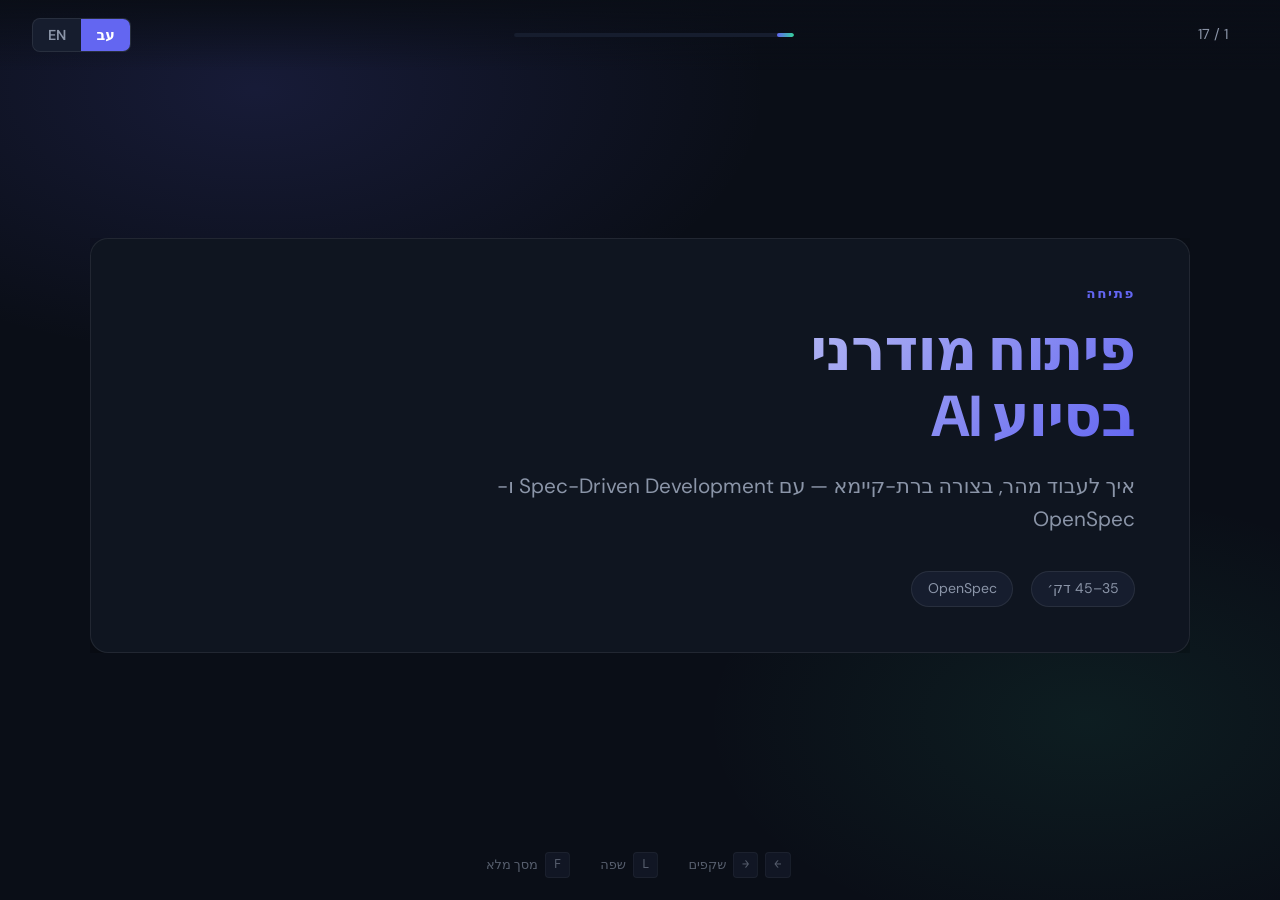
<file: presentation/index.html>
<!doctype html>
<html lang="he" dir="rtl">
  <head>
    <meta charset="UTF-8" />
    <meta name="viewport" content="width=device-width, initial-scale=1.0" />
    <title>Modern AI-Assisted Development</title>
    <link rel="preconnect" href="https://fonts.googleapis.com" />
    <link rel="preconnect" href="https://fonts.gstatic.com" crossorigin />
    <link
      href="https://fonts.googleapis.com/css2?family=DM+Sans:ital,opsz,wght@0,9..40,400;0,9..40,500;0,9..40,600;0,9..40,700;1,9..40,400&family=JetBrains+Mono:wght@400;500&display=swap"
      rel="stylesheet"
    />
    <style>
      :root {
        --bg: #0a0e17;
        --bg-slide: #0f1520;
        --surface: #161d2e;
        --surface-hover: #1c2640;
        --border: rgba(255, 255, 255, 0.08);
        --text: #e8ecf4;
        --text-muted: #8b95a8;
        --accent: #6366f1;
        --accent-glow: rgba(99, 102, 241, 0.35);
        --accent-soft: rgba(99, 102, 241, 0.12);
        --success: #34d399;
        --success-soft: rgba(52, 211, 153, 0.12);
        --warning: #fbbf24;
        --warning-soft: rgba(251, 191, 36, 0.12);
        --danger: #f87171;
        --danger-soft: rgba(248, 113, 113, 0.12);
        --highlight: #a5b4fc;
        --radius: 14px;
        --radius-sm: 8px;
        --shadow: 0 24px 80px rgba(0, 0, 0, 0.45);
        --font: "DM Sans", system-ui, sans-serif;
        --mono: "JetBrains Mono", monospace;
        --transition: 0.35s cubic-bezier(0.4, 0, 0.2, 1);
      }

      *,
      *::before,
      *::after {
        box-sizing: border-box;
        margin: 0;
        padding: 0;
      }

      html {
        font-size: 18px;
      }

      body {
        font-family: var(--font);
        background: var(--bg);
        color: var(--text);
        overflow: hidden;
        height: 100vh;
        line-height: 1.5;
      }

      body[dir="ltr"] {
        font-family: var(--font);
      }

      /* Ambient background */
      .ambient {
        position: fixed;
        inset: 0;
        pointer-events: none;
        z-index: 0;
        background:
          radial-gradient(
            ellipse 80% 60% at 20% 10%,
            rgba(99, 102, 241, 0.15),
            transparent 50%
          ),
          radial-gradient(
            ellipse 60% 50% at 85% 80%,
            rgba(52, 211, 153, 0.08),
            transparent 50%
          ),
          var(--bg);
      }

      /* Top bar */
      .topbar {
        position: fixed;
        top: 0;
        left: 0;
        right: 0;
        z-index: 100;
        display: flex;
        align-items: center;
        justify-content: space-between;
        padding: 1rem 1.75rem;
        background: linear-gradient(
          to bottom,
          rgba(10, 14, 23, 0.95),
          transparent
        );
      }

      .progress-wrap {
        flex: 1;
        max-width: 280px;
        height: 4px;
        background: var(--surface);
        border-radius: 2px;
        overflow: hidden;
        margin-inline: 1.5rem;
      }

      .progress-bar {
        height: 100%;
        background: linear-gradient(90deg, var(--accent), var(--success));
        border-radius: 2px;
        transition: width var(--transition);
        width: 0%;
      }

      .slide-counter {
        font-size: 0.8rem;
        color: var(--text-muted);
        font-variant-numeric: tabular-nums;
        min-width: 4rem;
        text-align: center;
      }

      .lang-toggle {
        display: flex;
        background: var(--surface);
        border: 1px solid var(--border);
        border-radius: var(--radius-sm);
        overflow: hidden;
      }

      .lang-btn {
        padding: 0.4rem 0.85rem;
        border: none;
        background: transparent;
        color: var(--text-muted);
        font-family: var(--font);
        font-size: 0.8rem;
        font-weight: 600;
        cursor: pointer;
        transition: all 0.2s;
      }

      .lang-btn.active {
        background: var(--accent);
        color: white;
      }

      .lang-btn:hover:not(.active) {
        color: var(--text);
        background: var(--surface-hover);
      }

      /* Slides container */
      .deck {
        position: relative;
        z-index: 1;
        height: 100vh;
        display: flex;
        align-items: center;
        justify-content: center;
        padding: 4.5rem 2rem 5rem;
      }

      .slide {
        position: absolute;
        width: min(1100px, 92vw);
        max-height: calc(100vh - 9rem);
        overflow-y: auto;
        opacity: 0;
        visibility: hidden;
        transform: translateX(40px) scale(0.98);
        transition:
          opacity var(--transition),
          transform var(--transition),
          visibility var(--transition);
        scrollbar-width: thin;
        scrollbar-color: var(--accent) transparent;
      }

      body[dir="ltr"] .slide {
        transform: translateX(-40px) scale(0.98);
      }

      .slide.active {
        opacity: 1;
        visibility: visible;
        transform: translateX(0) scale(1);
      }

      .slide-inner {
        background: var(--bg-slide);
        border: 1px solid var(--border);
        border-radius: calc(var(--radius) + 4px);
        padding: 2.5rem 3rem;
        box-shadow: var(--shadow);
      }

      /* Typography */
      .slide-label {
        font-size: 0.75rem;
        font-weight: 600;
        text-transform: uppercase;
        letter-spacing: 0.12em;
        color: var(--accent);
        margin-bottom: 0.75rem;
      }

      h1 {
        font-size: clamp(2rem, 5vw, 3.2rem);
        font-weight: 700;
        line-height: 1.15;
        letter-spacing: -0.02em;
        margin-bottom: 1rem;
      }

      h2 {
        font-size: clamp(1.6rem, 3.5vw, 2.2rem);
        font-weight: 700;
        letter-spacing: -0.02em;
        margin-bottom: 1.25rem;
        line-height: 1.2;
      }

      .subtitle {
        font-size: 1.15rem;
        color: var(--text-muted);
        max-width: 36rem;
        line-height: 1.6;
      }

      /* Key quote / callout */
      .key-message {
        background: linear-gradient(
          135deg,
          var(--accent-soft),
          rgba(52, 211, 153, 0.06)
        );
        border: 1px solid rgba(99, 102, 241, 0.3);
        border-radius: var(--radius);
        padding: 1.5rem 1.75rem;
        margin: 1.5rem 0;
        font-size: 1.2rem;
        font-weight: 600;
        line-height: 1.5;
        color: var(--highlight);
        position: relative;
      }

      .key-message::before {
        content: '"';
        position: absolute;
        top: -0.25rem;
        inset-inline-start: 1rem;
        font-size: 3rem;
        opacity: 0.2;
        line-height: 1;
      }

      .key-message.danger {
        background: linear-gradient(
          135deg,
          var(--danger-soft),
          var(--warning-soft)
        );
        border-color: rgba(248, 113, 113, 0.35);
        color: #fecaca;
      }

      .key-message.success {
        background: linear-gradient(
          135deg,
          var(--success-soft),
          var(--accent-soft)
        );
        border-color: rgba(52, 211, 153, 0.35);
        color: #a7f3d0;
      }

      /* Cards grid */
      .cards {
        display: grid;
        grid-template-columns: repeat(auto-fit, minmax(220px, 1fr));
        gap: 1rem;
        margin-top: 1.5rem;
      }

      .card {
        background: var(--surface);
        border: 1px solid var(--border);
        border-radius: var(--radius);
        padding: 1.25rem;
        transition:
          border-color 0.2s,
          transform 0.2s;
      }

      .card:hover {
        border-color: rgba(99, 102, 241, 0.35);
        transform: translateY(-2px);
      }

      .card-icon {
        font-size: 1.5rem;
        margin-bottom: 0.6rem;
      }

      .card h3 {
        font-size: 0.95rem;
        font-weight: 600;
        margin-bottom: 0.35rem;
      }

      .card p {
        font-size: 0.85rem;
        color: var(--text-muted);
        line-height: 1.45;
      }

      .card.opportunity {
        border-inline-start: 3px solid var(--success);
      }
      .card.challenge {
        border-inline-start: 3px solid var(--danger);
      }
      .card.neutral {
        border-inline-start: 3px solid var(--accent);
      }

      /* Flow / steps */
      .flow {
        display: flex;
        flex-wrap: wrap;
        gap: 0.5rem;
        align-items: center;
        margin-top: 1.5rem;
      }

      .flow-step {
        background: var(--surface);
        border: 1px solid var(--border);
        border-radius: var(--radius-sm);
        padding: 0.65rem 1rem;
        font-size: 0.85rem;
        font-weight: 500;
        flex: 0 1 auto;
      }

      .flow-arrow {
        color: var(--accent);
        font-size: 1.1rem;
        opacity: 0.7;
      }

      /* Physical key labels — avoid bidi mirroring in RTL */
      .nav-keys {
        direction: ltr;
        unicode-bidi: isolate;
      }

      /* Layer stack */
      .layers {
        display: flex;
        flex-direction: column;
        gap: 0.65rem;
        margin-top: 1.25rem;
      }

      .layers-legend {
        display: flex;
        flex-wrap: wrap;
        gap: 0.5rem 1rem;
        margin-top: 0.75rem;
        font-size: 0.72rem;
        font-weight: 600;
        letter-spacing: 0.02em;
      }

      .layers-legend span {
        display: inline-flex;
        align-items: center;
        gap: 0.35rem;
        padding: 0.25rem 0.6rem;
        border-radius: 999px;
        border: 1px solid var(--border);
      }

      .layers-legend .lg-foundation {
        color: var(--success);
        background: var(--success-soft);
        border-color: rgba(52, 211, 153, 0.35);
      }
      .layers-legend .lg-checkpoint {
        color: var(--highlight);
        background: var(--accent-soft);
        border-color: rgba(99, 102, 241, 0.35);
      }
      .layers-legend .lg-final {
        color: var(--warning);
        background: var(--warning-soft);
        border-color: rgba(251, 191, 36, 0.35);
      }

      .layer {
        display: flex;
        align-items: flex-start;
        gap: 1rem;
        background: var(--surface);
        border: 1px solid var(--border);
        border-radius: var(--radius-sm);
        padding: 0.85rem 1.15rem;
        transition: all 0.2s;
        text-align: start;
        width: 100%;
        color: inherit;
      }

      .layer[data-tip] {
        cursor: help;
      }

      .layer[data-tip]:hover {
        border-color: rgba(99, 102, 241, 0.4);
        background: var(--surface-hover);
      }

      .layer.foundation {
        background: linear-gradient(90deg, var(--success-soft), transparent);
        border: 2px solid rgba(52, 211, 153, 0.45);
        padding: 1rem 1.2rem;
        box-shadow: 0 0 0 1px rgba(52, 211, 153, 0.08);
      }

      .layer.checkpoint {
        border-inline-start: 3px solid var(--accent);
      }

      .layer.final {
        background: linear-gradient(90deg, var(--warning-soft), transparent);
        border-inline-start: 3px solid var(--warning);
      }

      .layer-num {
        width: 1.75rem;
        height: 1.75rem;
        border-radius: 50%;
        background: var(--accent);
        color: white;
        font-size: 0.75rem;
        font-weight: 700;
        display: flex;
        align-items: center;
        justify-content: center;
        flex-shrink: 0;
      }

      .layer.foundation .layer-num {
        width: 2rem;
        height: 2rem;
        font-size: 0.85rem;
        background: var(--success);
        box-shadow: 0 0 12px rgba(52, 211, 153, 0.35);
      }

      .layer.final .layer-num {
        background: var(--warning);
        color: #1a1408;
      }

      .layer-badge {
        flex-shrink: 0;
        font-size: 0.62rem;
        font-weight: 700;
        text-transform: uppercase;
        letter-spacing: 0.06em;
        padding: 0.28rem 0.55rem;
        border-radius: 999px;
        background: var(--success-soft);
        color: var(--success);
        border: 1px solid rgba(52, 211, 153, 0.4);
        white-space: nowrap;
      }

      .layer-tier-label {
        font-size: 0.65rem;
        font-weight: 600;
        text-transform: uppercase;
        letter-spacing: 0.07em;
        color: var(--text-muted);
        margin-bottom: 0.35rem;
      }

      .layer.foundation .layer-tier-label {
        color: var(--success);
      }
      .layer.final .layer-tier-label {
        color: var(--warning);
      }

      .layer-info {
        flex: 1;
      }
      .layer-info strong {
        display: block;
        font-size: 0.9rem;
        margin-bottom: 0.25rem;
      }
      .layer-info .layer-desc {
        display: block;
        font-size: 0.82rem;
        color: var(--text-muted);
        line-height: 1.4;
      }
      .layer-info .layer-detail {
        display: block;
        font-size: 0.78rem;
        color: var(--text-muted);
        opacity: 0.85;
        margin-top: 0.25rem;
        line-height: 1.4;
      }

      .layer-extras {
        list-style: none;
        margin-top: 0.45rem;
        display: flex;
        flex-wrap: wrap;
        gap: 0.35rem;
      }

      .layer-extras li {
        font-size: 0.68rem;
        font-weight: 500;
        padding: 0.2rem 0.5rem;
        border-radius: 999px;
        background: var(--accent-soft);
        color: var(--highlight);
        border: 1px solid rgba(99, 102, 241, 0.25);
      }

      .bullets li.has-tip {
        cursor: help;
        border-bottom: 1px dotted rgba(99, 102, 241, 0.45);
        display: inline-block;
        width: 100%;
      }

      /* Bullet list - minimal */
      .bullets {
        list-style: none;
        margin-top: 1rem;
      }

      .bullets li {
        position: relative;
        padding-inline-start: 1.35rem;
        margin-bottom: 0.65rem;
        font-size: 0.95rem;
        color: var(--text);
      }

      .bullets li::before {
        content: "";
        position: absolute;
        inset-inline-start: 0;
        top: 0.55em;
        width: 6px;
        height: 6px;
        border-radius: 50%;
        background: var(--accent);
      }

      /* Split layout */
      .split {
        display: grid;
        grid-template-columns: 1fr 1fr;
        gap: 1.5rem;
        margin-top: 1.25rem;
      }

      @media (max-width: 768px) {
        .split {
          grid-template-columns: 1fr;
        }
        .slide-inner {
          padding: 1.75rem;
        }
      }

      .panel {
        background: var(--surface);
        border: 1px solid var(--border);
        border-radius: var(--radius);
        padding: 1.25rem;
      }

      .panel h3 {
        font-size: 0.8rem;
        text-transform: uppercase;
        letter-spacing: 0.08em;
        margin-bottom: 0.75rem;
      }

      .panel.before h3 {
        color: var(--success);
      }
      .panel.live h3 {
        color: var(--warning);
      }

      /* Agenda timeline */
      .agenda {
        display: flex;
        flex-direction: column;
        gap: 0.6rem;
        margin-top: 1.25rem;
      }

      .agenda-item {
        display: flex;
        align-items: center;
        gap: 1rem;
        padding: 0.75rem 1rem;
        background: var(--surface);
        border-radius: var(--radius-sm);
        border: 1px solid var(--border);
      }

      .agenda-time {
        font-family: var(--mono);
        font-size: 0.75rem;
        color: var(--accent);
        min-width: 3.5rem;
        font-weight: 500;
      }

      .agenda-text {
        font-size: 0.9rem;
        flex: 1;
      }

      /* Quote wall */
      .quotes {
        display: grid;
        grid-template-columns: repeat(auto-fit, minmax(280px, 1fr));
        gap: 0.85rem;
        margin-top: 1rem;
      }

      .quote-chip {
        background: var(--surface);
        border: 1px solid var(--border);
        border-radius: var(--radius-sm);
        padding: 1rem 1.15rem;
        font-size: 0.88rem;
        font-weight: 500;
        line-height: 1.45;
        border-inline-start: 3px solid var(--accent);
      }

      /* Expand button — removed; tips use data-tip hover/click instead */

      /* Tip popover (click/touch fallback) */
      .nav-hints {
        position: fixed;
        bottom: 1.25rem;
        left: 50%;
        transform: translateX(-50%);
        z-index: 100;
        display: flex;
        gap: 1.5rem;
        font-size: 0.72rem;
        color: var(--text-muted);
        opacity: 0.6;
      }

      .nav-hints kbd {
        display: inline-block;
        padding: 0.15rem 0.45rem;
        background: var(--surface);
        border: 1px solid var(--border);
        border-radius: 4px;
        font-family: var(--mono);
        font-size: 0.68rem;
        margin-inline: 0.2rem;
      }

      /* Title slide special */
      .title-slide h1 {
        background: linear-gradient(
          135deg,
          var(--text) 30%,
          var(--accent) 100%
        );
        -webkit-background-clip: text;
        -webkit-text-fill-color: transparent;
        background-clip: text;
      }

      .title-meta {
        margin-top: 2rem;
        display: flex;
        gap: 1rem;
        flex-wrap: wrap;
      }

      .tag {
        padding: 0.35rem 0.85rem;
        background: var(--surface);
        border: 1px solid var(--border);
        border-radius: 999px;
        font-size: 0.78rem;
        color: var(--text-muted);
      }

      /* Tooltip */
      [data-tip] {
        position: relative;
        cursor: help;
        border-bottom: 1px dotted var(--accent);
      }

      [data-tip]::after {
        content: attr(data-tip);
        position: absolute;
        bottom: calc(100% + 8px);
        inset-inline-start: 50%;
        transform: translateX(-50%) scale(0.95);
        background: var(--surface);
        border: 1px solid var(--border);
        padding: 0.5rem 0.75rem;
        border-radius: var(--radius-sm);
        font-size: 0.75rem;
        color: var(--text);
        white-space: nowrap;
        max-width: 260px;
        white-space: normal;
        opacity: 0;
        visibility: hidden;
        transition: all 0.2s;
        z-index: 50;
        pointer-events: none;
        box-shadow: var(--shadow);
      }

      body[dir="rtl"] [data-tip]::after {
        transform: translateX(50%) scale(0.95);
      }

      [data-tip]:hover::after {
        opacity: 1;
        visibility: visible;
        transform: translateX(-50%) scale(1);
      }

      [data-tip].tip-open::after {
        opacity: 1;
        visibility: visible;
        transform: translateX(-50%) scale(1);
      }

      body[dir="rtl"] [data-tip].tip-open::after {
        transform: translateX(50%) scale(1);
      }

      /* OpenSpec loop title — terminal tooltips */
      h2:has(.opsx-loop-title) {
        overflow: visible;
      }

      .opsx-loop-title {
        display: flex;
        flex-wrap: wrap;
        align-items: center;
        gap: 0.35rem 0.5rem;
        line-height: 1.35;
        overflow: visible;
      }

      .opsx-loop-prefix {
        font-weight: 700;
      }

      .opsx-loop-arrow {
        color: var(--accent);
        opacity: 0.75;
        font-size: 0.9em;
        user-select: none;
      }

      .opsx-cmd {
        position: relative;
        display: inline-flex;
        cursor: help;
        border-bottom: 1px dotted rgba(99, 102, 241, 0.55);
      }

      .opsx-cmd > code {
        cursor: help;
      }

      .opsx-cmd .terminal-popup {
        position: absolute;
        top: 100%;
        left: 50%;
        right: auto;
        bottom: auto;
        margin-top: 12px;
        transform: translateX(-50%) translateY(4px) scale(0.98);
        transform-origin: top center;
        opacity: 0;
        visibility: hidden;
        pointer-events: none;
        z-index: 200;
        transition:
          opacity 0.2s,
          transform 0.2s,
          visibility 0.2s;
        width: max-content;
        max-width: min(520px, 88vw);
      }

      .opsx-cmd:hover .terminal-popup,
      .opsx-cmd:focus-visible .terminal-popup,
      .opsx-cmd.tip-open .terminal-popup {
        opacity: 1;
        visibility: visible;
        transform: translateX(-50%) translateY(0) scale(1);
        pointer-events: auto;
      }

      .slide:has(.opsx-cmd.tip-open) .slide-inner,
      .slide:has(.opsx-cmd:hover) .slide-inner {
        overflow: visible;
      }

      .slide:has(.opsx-cmd.tip-open),
      .slide:has(.opsx-cmd:hover) {
        overflow: visible;
        z-index: 5;
      }

      .slide.active:has(.opsx-cmd.tip-open),
      .slide.active:has(.opsx-cmd:hover) {
        z-index: 10;
      }

      .terminal-shell {
        background: #0c1018;
        border: 1px solid rgba(255, 255, 255, 0.12);
        border-radius: 10px;
        box-shadow:
          0 20px 50px rgba(0, 0, 0, 0.55),
          0 0 0 1px rgba(99, 102, 241, 0.15);
        overflow: hidden;
        text-align: start;
      }

      .terminal-chrome {
        display: flex;
        align-items: center;
        gap: 0.45rem;
        padding: 0.45rem 0.65rem;
        background: linear-gradient(180deg, #161d2e 0%, #121826 100%);
        border-bottom: 1px solid rgba(255, 255, 255, 0.08);
        font-family: var(--mono);
        font-size: 0.62rem;
        color: var(--text-muted);
        letter-spacing: 0.04em;
      }

      .terminal-dots {
        display: flex;
        gap: 0.3rem;
      }

      .terminal-dots span {
        width: 0.5rem;
        height: 0.5rem;
        border-radius: 50%;
        background: #3b4256;
      }

      .terminal-dots span:nth-child(1) {
        background: #f87171;
      }
      .terminal-dots span:nth-child(2) {
        background: #fbbf24;
      }
      .terminal-dots span:nth-child(3) {
        background: #34d399;
      }

      .terminal-body {
        margin: 0;
        padding: 0.75rem 0.85rem 0.85rem;
        font-family: var(--mono);
        font-size: 0.68rem;
        line-height: 1.55;
        color: #c8d0e0;
        direction: ltr;
        unicode-bidi: isolate;
        white-space: pre-wrap;
        word-break: break-word;
      }

      .terminal-body .t-line {
        display: block;
      }

      .terminal-body .t-prompt-you {
        color: #7dd3fc;
        font-weight: 600;
      }

      .terminal-body .t-prompt-ai {
        color: #a5b4fc;
        font-weight: 600;
      }

      .terminal-body .t-check {
        color: var(--success);
      }

      .terminal-body .t-indent {
        display: block;
        padding-inline-start: 2.35rem;
      }

      .terminal-body .t-highlight {
        color: #e8ecf4;
      }

      code {
        font-family: var(--mono);
        font-size: 0.85em;
        background: var(--surface);
        padding: 0.15rem 0.4rem;
        border-radius: 4px;
        color: var(--highlight);
      }
    </style>
  </head>
  <body dir="rtl">
    <div class="ambient"></div>

    <header class="topbar">
      <div class="slide-counter">
        <span id="current">1</span> / <span id="total">0</span>
      </div>
      <div class="progress-wrap">
        <div class="progress-bar" id="progress"></div>
      </div>
      <div class="lang-toggle">
        <button class="lang-btn active" data-lang="he" aria-label="עברית">
          עב
        </button>
        <button class="lang-btn" data-lang="en" aria-label="English">EN</button>
      </div>
    </header>

    <main class="deck" id="deck"></main>

    <footer class="nav-hints">
      <span
        ><span class="nav-keys" data-i18n-html="navSlideKeys"></span>
        <span data-i18n="navSlides">שקפים</span></span
      >
      <span><kbd>L</kbd> <span data-i18n="navLang">שפה</span></span>
      <span><kbd>F</kbd> <span data-i18n="navFull">מסך מלא</span></span>
    </footer>

    <script>
      const opsxDemos = {
        propose: {
          you: "/opsx:propose add-dark-mode",
          ai: [
            "Created openspec/changes/add-dark-mode/",
            { check: "proposal.md — why we're doing this, what's changing" },
            { check: "specs/       — requirements and scenarios" },
            { check: "design.md    — technical approach" },
            { check: "tasks.md     — implementation checklist" },
            "Ready for implementation!",
          ],
        },
        apply: {
          you: "/opsx:apply",
          ai: [
            "Implementing tasks...",
            { check: "1.1 Add theme context provider" },
            { check: "1.2 Create toggle component" },
            { check: "2.1 Add CSS variables" },
            { check: "2.2 Wire up localStorage" },
            "All tasks complete!",
          ],
        },
        archive: {
          you: "/opsx:archive",
          ai: [
            "Archived to openspec/changes/archive/2025-01-23-add-dark-mode/",
            "Specs updated. Ready for the next feature.",
          ],
        },
      };

      const i18n = {
        he: {
          navSlides: "שקפים",
          navSlideKeys: "<kbd>→</kbd><kbd>←</kbd>",
          navLang: "שפה",
          navFull: "מסך מלא",
          slides: [
            {
              type: "title",
              label: "פתיחה",
              title: "פיתוח מודרני<br>בסיוע AI",
              subtitle:
                "איך לעבוד מהר, בצורה ברת-קיימא — עם Spec-Driven Development ו-OpenSpec",
              tags: ["35–45 דק׳", "OpenSpec"],
            },
            {
              label: "מטרה",
              title: "מה ניקח מהמפגש?",
              items: [
                {
                  icon: "⚡",
                  title: "הזדמנויות וסיכונים",
                  desc: "להבין את התמונה המלאה של פיתוח מונע-AI",
                },
                {
                  icon: "🔄",
                  title: "הרגלים פרקטיים",
                  desc: "לעבוד יעיל ובר-קיימא עם AI ביום-יום",
                },
                {
                  icon: "📋",
                  title: "Spec-Driven Dev",
                  desc: "לראות תהליך קונקרטי מקצה לקצה",
                },
                {
                  icon: "🔧",
                  title: "OpenSpec",
                  desc: "להבין אילו בעיות זה פותר בעבודה הנדסית",
                },
              ],
            },
            {
              label: "אג'נדה",
              title: "מסלול המצגת",
              agenda: [
                { time: "5′", text: "למה זה חשוב עכשיו" },
                { time: "10′", text: "הזדמנויות מול אתגרים" },
                { time: "12′", text: "קווים מנחים + לולאות אימות" },
                { time: "10′", text: "Spec-Driven Development + OpenSpec" },
                { time: "5′", text: "שאלות ומסקנות" },
              ],
            },
            {
              label: "נרטיב",
              title: "קו העלילה",
              key: "AI מגדיל תפוקה — אבל תפוקה לא מנוהלת יוצרת כאוס.",
              flow: [
                "תפוקה ↑",
                "גדרות הגנה",
                "אימות מהיר",
                "Specs = כוונה",
                "OpenSpec = לופ",
              ],
            },
            {
              label: "הזדמנויות",
              title: "מה AI נותן לנו",
              cards: [
                {
                  icon: "🚀",
                  type: "opportunity",
                  title: "מהירות",
                  desc: "פרוטוטייפינג ומימוש מהירים יותר",
                },
                {
                  icon: "📚",
                  type: "opportunity",
                  title: "מנטורינג",
                  desc: "הסבר קוד וארכיטקטורה בסיוע AI",
                },
                {
                  icon: "👥",
                  type: "opportunity",
                  title: "מינוף",
                  desc: "צוותים קטנים עושים יותר",
                },
                {
                  icon: "🔁",
                  type: "opportunity",
                  title: "פחות חיכוך",
                  desc: "ריפקטור, מיגרציות, boilerplate",
                },
              ],
            },
            {
              label: "אתגרים",
              title: "מה עלול להשתבש",
              key: "צוואר בקבוק חדש: קוד נוצר מהר — בדיקות ו-review נשארים איטיים.",
              cards: [
                {
                  icon: "🎭",
                  type: "challenge",
                  title: "הלוצינציות",
                  desc: "דרישות וסטייה בהנחות",
                },
                {
                  icon: "💸",
                  type: "challenge",
                  title: "חוב איכות",
                  desc: "קוד ללא אימות",
                },
                {
                  icon: "🐱",
                  type: "challenge",
                  title: "החתול והשמנת",
                  desc: "אותו סוכן כותב ומאשר",
                },
                {
                  icon: "🔒",
                  type: "challenge",
                  title: "אבטחה",
                  desc: "פרומפטים ותוצרים לא מנוהלים",
                },
              ],
            },
            {
              label: "אתגרים · המשך",
              title: "עוד סיכונים שכדאי לזכור",
              cards: [
                {
                  icon: "🧩",
                  type: "challenge",
                  title: "אובדן context",
                  desc: "משימות ארוכות ובין סשנים",
                },
                {
                  icon: "🧠",
                  type: "challenge",
                  title: "תלות יתר",
                  desc: "שיקול דעת הנדסי נחלש",
                },
                {
                  icon: "📉",
                  type: "challenge",
                  title: "חוב אימות",
                  desc: "בעיות מוסתרות מתחת למהירות",
                },
                {
                  icon: "🎨",
                  type: "challenge",
                  title: "Review על סגנון",
                  desc: "במקום יישור מול הכוונה",
                },
              ],
            },
            {
              label: "קווים מנחים",
              title: "איך לעבוד נכון עם AI",
              bullets: [
                "להתחיל מ<strong>כוונה</strong>, לא מקוד — מטרה, מגבלות, קריטריוני קבלה",
                "לפרק לצעדים קטנים שאפשר <strong>לאמת</strong>",
                "לבקש חלופות וטרייד-אופים <strong>לפני</strong> מימוש",
                "לדרוש הנחות מפורשות בכל תשובה לא-טריוויאלית",
              ],
            },
            {
              label: "איכות",
              title: "אמינות לפני אמון",
              key: "להתייחס לפלט AI כ<strong>לא-מהימן</strong> עד שבדיקות עוברות.",
              bullets: [
                "לאמת <strong>התנהגות</strong>, לא רק lint",
                "לולאת red/green גלויה",
                "בעלות אנושית על ארכיטקטורה והחלטות סופיות",
              ],
            },
            {
              label: "ליבה",
              title: "ככל שכותבים מהר יותר — חייבים לבדוק מהר יותר",
              key: "אחרת AI רק <strong>הזיז את צוואר הבקבוק</strong>, לא פתר אותו.",
              bullets: [
                "בדיקות מתוך Spec / קריטריוני קבלה",
                "CI כשער עצמאי",
                "review אנושי על כוונה והיקף",
                "סוכן/סשן נפרד ל-review",
              ],
              subKey: '"האם זה עומד בדרישות?" — לא "האם הקוד נראה סביר?"',
              subKeyClass: "success",
            },
            {
              label: "שכבות אימות",
              title: "שכבות review — מלמטה למעלה",
              subtitle:
                "שכבות review מסודרות מעבירות מאדם <strong>בתוך</strong> הלולאה לאדם <strong>מעל</strong> הלולאה — פיקוח והחלטה, לא בדיקה ידנית של כל שלב.",
              layersLegend: [
                { cls: "lg-foundation", text: "① בסיס · כל סשן" },
                { cls: "lg-checkpoint", text: "②③ לפני push ועל PR" },
                { cls: "lg-final", text: "④ שער סופי" },
              ],
              layers: [
                {
                  num: 1,
                  tier: "foundation",
                  badge: "כל סשן",
                  tierLabel: "שכבת בסיס",
                  title: "rules / skills",
                  desc: "unit tests לפונקציונליות חדשה + build/lint/test אחרי כל שינוי",
                  detail: "תופס regressions מיד — חוסך back-and-forth מיותר",
                },
                {
                  num: 2,
                  tier: "checkpoint",
                  tierLabel: "לפני push",
                  title: "IDE — Find Issues / Review",
                  desc: "Cursor Review לפני שהקוד יוצא מהמחשב",
                  detail: "סריקה מקומית — עוד לפני PR",
                },
                {
                  num: 3,
                  tier: "checkpoint",
                  tierLabel: "על PR",
                  title: "Review bots + אוטומציות",
                  desc: "Bugbot, CodeRabbit, Copilot, Greptile, Sourcery… · Cursor Automations · Claude routines",
                  detail: "סוכן review נפרד מהמחבר — לא אותו חתול שכתב את הקוד",
                  extras: [
                    "בדיקות אבטחה",
                    "guidelines ו-practices מועדפים",
                    "אישור אוטומטי ל-PRs קטנים ולא מסוכנים",
                    "סיכומים ל-Slack ועוד",
                  ],
                },
                {
                  num: 4,
                  tier: "final",
                  tierLabel: "שער סופי",
                  title: "CI + review אנושי",
                  desc: "CI, lint, tests — אימות אובייקטיבי",
                  detail: "אדם מאשר כוונה והיקף, לא רק סגנון",
                },
              ],
            },
            {
              label: "צוות",
              title: "קיימות והרגלי צוות",
              bullets: [
                "סטנדרטיזציה דרך <code>rules</code> ו-<code>skills</code> — שימוש וחידוד מתמשך",
                "לעקוב אחרי מקור תקלות: מודל / פרומפט / Spec / בדיקות",
                "AI איפה שהוא מייצר ערך מצטבר — לא בכל מקום",
              ],
            },
            {
              label: "Spec-Driven",
              title: "Spec-Driven Development",
              split: {
                left: {
                  title: "❌ הבעיה",
                  items: [
                    {
                      text: "דרישות בצ'אט",
                      tip: "דרישות מפוזרות בצ'אט, Slack או טיקטים — אין מקור אמת יחיד; קל לאבד פרטים ולא לזהות כשההיקף השתנה.",
                    },
                    {
                      text: "פרשנויות שונות",
                      tip: "בלי Spec מפורש, כל מהנדס (ובין סוכני AI) מפרשים את הבקשה אחרת — והפתרונות לא יתיישרו.",
                    },
                    {
                      text: "זליגת היקף (scope creep)",
                      tip: 'כשהכוונה לא מוגדרת מראש, "רק עוד פיצ\'ר קטן" מצטרף באמצע — ומייצר ריוורק יקר.',
                    },
                    {
                      text: "review על סגנון",
                      tip: 'בלי קריטריוני קבלה, ה-review מתעכב על naming ו-formatting במקום לבדוק "האם בנינו את הנכון?"',
                    },
                  ],
                },
                right: {
                  title: "✓ הפתרון",
                  items: [
                    {
                      text: "כוונה מפורשת",
                      tip: "Spec כותב מה רוצים להשיג ולמה — לפני שורת קוד. זה בסיס לאימות עצמאי.",
                    },
                    {
                      text: "קריטריוני קבלה",
                      tip: 'רשימה ברורה של "איך נדע שזה עובד" — מאפשרת בדיקות, review ממוקד, ומונעת ויכוחים בסוף.',
                    },
                    {
                      text: "פחות ריוורק",
                      tip: "עמימות שמתגלה בשלב ה-Spec עולה דקות לתקן; אותה עמימות במימוש עולה ימים.",
                    },
                    {
                      text: 'ארטיפקט "למה←מה"',
                      tip: 'גם כשיש PRD/Spec מהפרודקט, SDD מחבר את ה-"למה→מה" למימוש ליד הקוד (משימות, בדיקות, PRים) — כך ה-context נשאר traceable וחי עם הקוד, וה-AI נשאר ממוקד בהיקף שסוכם.',
                    },
                  ],
                },
              },
            },
            {
              label: "Spec-Driven · AI",
              title: "איפה AI נכנס",
              bullets: [
                {
                  text: "טיוטות הצעות וחקר מקרי קצה",
                  tip: "AI מציע וריאנטים של פתרון ומזהה edge cases לפני הקוד — אדם בוחר ומאשר.",
                },
                {
                  text: "מיפוי Specs למשימות מימוש",
                  tip: 'מפרק Spec מאושר לשלבים קטנים שניתן לבצע ולעקוב — מפחית "לאן התחלנו?"',
                },
                {
                  text: "שלדים ובדיקות מ-Specs מאושרים",
                  tip: "רק אחרי שה-Spec מיושר — AI יוצר boilerplate ובדיקות שמכסות את קריטריוני הקבלה.",
                },
                {
                  text: "עדכון דוקומנטציה מה-Spec",
                  tip: "כשה-Spec משתנה או נסגר, AI מעדכן docs ו-release notes — שומר traceability.",
                },
              ],
            },
            {
              label: "OpenSpec · Features",
              title: "OpenSpec — מה ה-Features נותנים בפועל",
              key: "שלושה ערכים מרכזיים: <strong>יישור כוונה</strong>, <strong>context מתמשך</strong>, ו-<strong>review מהיר לפני קוד</strong>.",
              cards: [
                {
                  icon: "🎯",
                  type: "neutral",
                  title: "Review intent, not just code",
                  desc: "Spec deltas מציגים שינוי בדרישות ובתרחישים, כך שה-review מתמקד בכוונה העסקית ולא רק בדיפים של קוד.",
                },
                {
                  icon: "🧠",
                  type: "neutral",
                  title: "Context that persists",
                  desc: "ה-specs חיים בתוך הריפו לפי יכולות, נשארים בין סשנים, ומשמשים מקור אמת למפתחים ולסוכנים לאורך זמן.",
                },
                {
                  icon: "⚡",
                  type: "neutral",
                  title: "Something to review in seconds",
                  desc: "מ-Request קצר מתקבלים proposal/design/tasks/spec deltas מוכנים לביקורת מהירה לפני תחילת מימוש.",
                },
              ],
              bullets: [
                "planning layer שחי עם הקוד — לא נעלם בסוף צ'אט",
                "שרשרת traceability ברורה: דרישה ← שינוי ב-Spec ← מימוש",
                "תמיכה native בכלי AI נפוצים כמו Cursor, Codex ו-Copilot",
              ],
            },
            {
              label: "OpenSpec · Process",
              opsxLoop: {
                prefix: "הלופ:",
                steps: [
                  { cmd: "/opsx:propose", demo: "propose" },
                  { cmd: "/opsx:apply", demo: "apply" },
                  { cmd: "/opsx:archive", demo: "archive" },
                ],
              },
              key: "כך נוצרת לולאת שיפור רציפה: מגדירים שינוי, מממשים מול checklist, ומחזירים ידע מאושר חזרה ל-Specs.",
              flow: [
                {
                  text: "propose",
                  tip: "יוצר שינוי חדש תחת openspec/changes עם proposal.md, design.md, tasks.md ו-spec deltas — לפני קוד.",
                },
                {
                  text: "apply",
                  tip: "מממש את המשימות בפועל לפי checklist (למשל 1.1, 1.2...) במקום קפיצות לא מבוקרות.",
                },
                {
                  text: "archive",
                  tip: "סוגר את השינוי לתיקיית archive, מעדכן specs, ומשאיר baseline נקי לפיצ'ר הבא.",
                },
              ],
              bullets: [
                "<code>propose</code> = החלטה על למה/מה לפני הכתיבה",
                "<code>apply</code> = ביצוע מדיד לפי משימות",
                "<code>archive</code> = שימור ידע והיסטוריה אמינה",
                "התוצאה: כל פיצ'ר משפר גם קוד וגם context לסבב הבא",
              ],
            },
            {
              type: "title",
              label: "סיום",
              title: "שאלות?",
              subtitle: "תודה — נשמח לשמוע מהניסיון שלכם",
              tags: ["OpenSpec", "Q&A"],
            },
          ],
        },
        en: {
          navSlides: "Slides",
          navSlideKeys: "<kbd>←</kbd><kbd>→</kbd>",
          navLang: "Language",
          navFull: "Fullscreen",
          slides: [
            {
              type: "title",
              label: "Opening",
              title: "Modern AI-Assisted<br>Development",
              subtitle:
                "How to work fast and sustainably — with Spec-Driven Development and OpenSpec",
              tags: ["35–45 min", "OpenSpec"],
            },
            {
              label: "Goal",
              title: "What will you take away?",
              items: [
                {
                  icon: "⚡",
                  title: "Opportunities & risks",
                  desc: "Understand the full picture of AI-driven development",
                },
                {
                  icon: "🔄",
                  title: "Practical habits",
                  desc: "Work efficiently and sustainably with AI day-to-day",
                },
                {
                  icon: "📋",
                  title: "Spec-Driven Dev",
                  desc: "See a concrete end-to-end workflow",
                },
                {
                  icon: "🔧",
                  title: "OpenSpec",
                  desc: "Understand what problems it solves in engineering",
                },
              ],
            },
            {
              label: "Agenda",
              title: "Session roadmap",
              agenda: [
                { time: "5′", text: "Why this matters now" },
                { time: "10′", text: "Opportunities vs challenges" },
                { time: "12′", text: "Guidelines + verification loops" },
                { time: "10′", text: "Spec-Driven Development + OpenSpec" },
                { time: "5′", text: "Q&A and takeaways" },
              ],
            },
            {
              label: "Narrative",
              title: "The storyline",
              key: "AI increases output — but unmanaged output creates chaos.",
              flow: [
                "Output ↑",
                "Guardrails",
                "Fast verify",
                "Specs = intent",
                "OpenSpec = loop",
              ],
            },
            {
              label: "Opportunities",
              title: "What AI gives us",
              cards: [
                {
                  icon: "🚀",
                  type: "opportunity",
                  title: "Speed",
                  desc: "Faster prototyping and implementation",
                },
                {
                  icon: "📚",
                  type: "opportunity",
                  title: "Onboarding",
                  desc: "AI-assisted code and architecture explanation",
                },
                {
                  icon: "👥",
                  type: "opportunity",
                  title: "Leverage",
                  desc: "Smaller teams do more",
                },
                {
                  icon: "🔁",
                  type: "opportunity",
                  title: "Less friction",
                  desc: "Refactors, migrations, boilerplate",
                },
              ],
            },
            {
              label: "Challenges",
              title: "What can go wrong",
              key: "New bottleneck: code is fast — tests and review stay slow.",
              cards: [
                {
                  icon: "🎭",
                  type: "challenge",
                  title: "Hallucinations",
                  desc: "Requirements and assumption drift",
                },
                {
                  icon: "💸",
                  type: "challenge",
                  title: "Quality debt",
                  desc: "Unverified generated code",
                },
                {
                  icon: "🦊",
                  type: "challenge",
                  title: "Fox & henhouse",
                  desc: "Same agent writes and approves",
                },
                {
                  icon: "🔒",
                  type: "challenge",
                  title: "Security",
                  desc: "Uncontrolled prompts and outputs",
                },
              ],
            },
            {
              label: "Challenges · cont.",
              title: "More risks to remember",
              cards: [
                {
                  icon: "🧩",
                  type: "challenge",
                  title: "Context loss",
                  desc: "Long tasks and across sessions",
                },
                {
                  icon: "🧠",
                  type: "challenge",
                  title: "Over-reliance",
                  desc: "Engineering judgment weakens",
                },
                {
                  icon: "📉",
                  type: "challenge",
                  title: "Verification debt",
                  desc: "Defects hidden under speed",
                },
                {
                  icon: "🎨",
                  type: "challenge",
                  title: "Style-focused review",
                  desc: "Instead of intent alignment",
                },
              ],
            },
            {
              label: "Guidelines",
              title: "How to work well with AI",
              bullets: [
                "Start from <strong>intent</strong>, not code — goal, constraints, acceptance criteria",
                "Break into small <strong>verifiable</strong> steps",
                "Ask for alternatives and trade-offs <strong>before</strong> implementing",
                "Require explicit assumptions in every non-trivial response",
              ],
            },
            {
              label: "Quality",
              title: "Reliability before trust",
              key: "Treat AI output as <strong>untrusted</strong> until tests pass.",
              bullets: [
                "Verify <strong>behavior</strong>, not just lint",
                "Keep a visible red/green loop",
                "Human ownership of architecture and final decisions",
              ],
            },
            {
              label: "Core",
              title: "The faster you write — the faster you must verify",
              key: "Otherwise AI only <strong>moved the bottleneck</strong>, not solved it.",
              bullets: [
                "Tests from specs / acceptance criteria",
                "CI as an independent gate",
                "Human review on intent and scope",
                "Separate agent/session for review",
              ],
              subKey:
                '"Does this meet the requirements?" — not "Does the code look reasonable?"',
              subKeyClass: "success",
            },
            {
              label: "Verification layers",
              title: "Review layers — bottom to top",
              subtitle:
                "Well-designed review layers shift us from <strong>human-in-the-loop</strong> to <strong>human-on-the-loop</strong> — oversight and judgment, not hand-checking every step.",
              layersLegend: [
                { cls: "lg-foundation", text: "① Foundation · every session" },
                { cls: "lg-checkpoint", text: "②③ Before push & on PR" },
                { cls: "lg-final", text: "④ Final gate" },
              ],
              layers: [
                {
                  num: 1,
                  tier: "foundation",
                  badge: "Every session",
                  tierLabel: "Foundation layer",
                  title: "rules / skills",
                  desc: "Unit tests for new logic + build/lint/test after each change",
                  detail:
                    "Catches regressions immediately — saves unnecessary back-and-forth",
                },
                {
                  num: 2,
                  tier: "checkpoint",
                  tierLabel: "Before push",
                  title: "IDE — Find Issues / Review",
                  desc: "Cursor Review before code leaves your machine",
                  detail: "Local scan — still before the PR",
                },
                {
                  num: 3,
                  tier: "checkpoint",
                  tierLabel: "On PR",
                  title: "Review bots + automations",
                  desc: "Bugbot, CodeRabbit, Copilot, Greptile, Sourcery… · Cursor Automations · Claude routines",
                  detail:
                    "Review agent separate from author — not the same fox that wrote the code",
                  extras: [
                    "Security checks",
                    "Code guidelines & preferred practices",
                    "Auto-approve small, low-risk PRs",
                    "Slack summaries and more",
                  ],
                },
                {
                  num: 4,
                  tier: "final",
                  tierLabel: "Final gate",
                  title: "CI + human review",
                  desc: "CI, lint, tests — objective verification",
                  detail: "Human approves intent and scope, not just style",
                },
              ],
            },
            {
              label: "Team",
              title: "Sustainability and team practices",
              bullets: [
                "Standardize via ongoing use and refinement of <code>rules</code> and <code>skills</code>",
                "Track defect sources: model / prompt / spec / tests",
                "Use AI where it compounds value — not everywhere by default",
              ],
            },
            {
              label: "Spec-Driven",
              title: "Spec-Driven Development",
              split: {
                left: {
                  title: "❌ The problem",
                  items: [
                    {
                      text: "Requirements in chat",
                      tip: "Requirements scattered across chat, Slack, or tickets — no single source of truth; details get lost and scope drift goes unnoticed.",
                    },
                    {
                      text: "Different interpretations",
                      tip: "Without an explicit spec, each engineer (and AI agent) interprets the request differently — solutions won't align.",
                    },
                    {
                      text: "Scope creep",
                      tip: "When intent isn't defined upfront, 'just one more small feature' slips in mid-implementation — causing expensive rework.",
                    },
                    {
                      text: "Style-focused review",
                      tip: "Without acceptance criteria, review gets stuck on naming and formatting instead of 'did we build the right thing?'",
                    },
                  ],
                },
                right: {
                  title: "✓ The solution",
                  items: [
                    {
                      text: "Explicit intent",
                      tip: "The spec states what to achieve and why — before a line of code. This is the basis for independent verification.",
                    },
                    {
                      text: "Acceptance criteria",
                      tip: "A clear list of 'how we'll know it works' — enables tests, focused review, and prevents end-of-sprint arguments.",
                    },
                    {
                      text: "Less rework",
                      tip: "Ambiguity caught at the spec stage costs minutes to fix; the same ambiguity in implementation costs days.",
                    },
                    {
                      text: '"Why→what" artifact',
                      tip: "Even when product already provides PRDs/specs, SDD ties the 'why→what' to implementation near the code (tasks, tests, PRs) — keeping context traceable and living with the code, while AI stays focused on the agreed scope.",
                    },
                  ],
                },
              },
            },
            {
              label: "Spec-Driven · AI",
              title: "Where AI fits",
              bullets: [
                {
                  text: "Draft proposals and explore edge cases",
                  tip: "AI suggests solution variants and surfaces edge cases before coding — humans choose and approve.",
                },
                {
                  text: "Map specs to implementation tasks",
                  tip: "Breaks an approved spec into small, trackable steps — reduces 'where did we start?' confusion.",
                },
                {
                  text: "Scaffolds and tests from approved specs",
                  tip: "Only after the spec is aligned — AI generates boilerplate and tests that cover acceptance criteria.",
                },
                {
                  text: "Update docs from completed specs",
                  tip: "When the spec changes or closes, AI updates docs and release notes — preserving traceability.",
                },
              ],
            },
            {
              label: "OpenSpec · Features",
              title: "OpenSpec — what the features deliver",
              key: "Three practical benefits: <strong>intent-first review</strong>, <strong>persistent context</strong>, and <strong>fast review packages</strong> before coding.",
              cards: [
                {
                  icon: "🎯",
                  type: "neutral",
                  title: "Review intent, not just code",
                  desc: "Spec deltas show requirement and scenario changes, so review focuses on product intent rather than only code diffs.",
                },
                {
                  icon: "🧠",
                  type: "neutral",
                  title: "Context that persists",
                  desc: "Specs live in-repo by capability, persist across sessions, and stay as a shared source of truth for humans and agents.",
                },
                {
                  icon: "⚡",
                  type: "neutral",
                  title: "Something to review in seconds",
                  desc: "A short request produces proposal/design/tasks/spec deltas that are ready for quick review before implementation starts.",
                },
              ],
              bullets: [
                "A planning layer that survives beyond a single chat session",
                "Clear traceability: requirement → spec delta → implementation",
                "Native support across AI tools like Cursor, Codex, and Copilot",
              ],
            },
            {
              label: "OpenSpec · Process",
              opsxLoop: {
                prefix: "The loop:",
                steps: [
                  { cmd: "/opsx:propose", demo: "propose" },
                  { cmd: "/opsx:apply", demo: "apply" },
                  { cmd: "/opsx:archive", demo: "archive" },
                ],
              },
              key: "This creates a continuous loop: define change, implement against a checklist, then feed approved knowledge back into the specs.",
              flow: [
                {
                  text: "propose",
                  tip: "Creates a change in openspec/changes with proposal.md, design.md, tasks.md, and spec deltas before coding.",
                },
                {
                  text: "apply",
                  tip: "Implements tasks step-by-step from the checklist (for example 1.1, 1.2...) instead of jumping between ideas.",
                },
                {
                  text: "archive",
                  tip: "Moves the completed change to archive, updates specs, and leaves a clean baseline for the next feature.",
                },
              ],
              bullets: [
                "<code>propose</code> = decide why/what before coding",
                "<code>apply</code> = measurable execution through tasks",
                "<code>archive</code> = preserve knowledge and reliable history",
                "Net effect: each feature improves both code and team context for the next loop",
              ],
            },
            {
              type: "title",
              label: "Closing",
              title: "Questions?",
              subtitle: "Thank you — we'd love to hear about your experience",
              tags: ["OpenSpec", "Q&A"],
            },
          ],
        },
      };

      let lang = "he";
      let currentSlide = 0;

      function getSlideFromUrl() {
        const raw = location.hash.replace(/^#/, "");
        if (!raw) return null;
        const n = parseInt(raw, 10);
        if (!Number.isFinite(n) || n < 1) return null;
        return n - 1;
      }

      function syncSlideToUrl() {
        const hash = `#${currentSlide + 1}`;
        if (location.hash !== hash) {
          history.replaceState(null, "", hash);
        }
      }

      function renderSlides() {
        const deck = document.getElementById("deck");
        const slides = i18n[lang].slides;
        deck.innerHTML = slides.map((s, i) => renderSlide(s, i)).join("");
        document.getElementById("total").textContent = slides.length;
        currentSlide = Math.min(Math.max(0, currentSlide), slides.length - 1);
        updateSlide();
      }

      function renderSlide(s, i) {
        let inner = "";

        if (s.type === "title") {
          inner = `
          <div class="slide-label">${s.label}</div>
          <h1>${s.title}</h1>
          <p class="subtitle">${s.subtitle}</p>
          <div class="title-meta">${(s.tags || []).map((t) => `<span class="tag">${t}</span>`).join("")}</div>
        `;
          return `<section class="slide title-slide" data-index="${i}"><div class="slide-inner">${inner}</div></section>`;
        }

        inner += `<div class="slide-label">${s.label}</div><h2>${s.opsxLoop ? renderOpsxLoopTitle(s.opsxLoop) : s.title}</h2>`;
        if (s.subtitle) inner += `<p class="subtitle">${s.subtitle}</p>`;
        if (s.key)
          inner += `<div class="key-message${s.keyDanger ? " danger" : ""}">${s.key}</div>`;
        if (s.subKey)
          inner += `<div class="key-message ${s.subKeyClass || "success"}">${s.subKey}</div>`;

        if (s.items) {
          inner += `<div class="cards">${s.items
            .map(
              (it) => `
          <div class="card neutral"><div class="card-icon">${it.icon}</div><h3>${it.title}</h3><p>${it.desc}</p></div>
        `,
            )
            .join("")}</div>`;
        }

        if (s.agenda) {
          inner += `<div class="agenda">${s.agenda
            .map(
              (a) => `
          <div class="agenda-item"><span class="agenda-time">${a.time}</span><span class="agenda-text">${a.text}</span></div>
        `,
            )
            .join("")}</div>`;
        }

        if (s.flow) {
          inner += `<div class="flow">${s.flow
            .map(
              (f, idx) => `
          ${idx ? `<span class="flow-arrow">${lang === "he" ? "←" : "→"}</span>` : ""}${renderFlowStep(f)}
        `,
            )
            .join("")}</div>`;
        }

        if (s.cards) {
          inner += `<div class="cards">${s.cards
            .map(
              (c) => `
          <div class="card ${c.type}"><div class="card-icon">${c.icon}</div><h3>${c.title}</h3><p>${c.desc}</p></div>
        `,
            )
            .join("")}</div>`;
        }

        if (s.bullets) {
          inner += `<ul class="bullets">${s.bullets
            .map((b) => renderListItem(b))
            .join("")}</ul>`;
        }

        if (s.layers) {
          if (s.layersLegend) {
            inner += `<div class="layers-legend">${s.layersLegend
              .map((lg) => `<span class="${lg.cls}">${lg.text}</span>`)
              .join("")}</div>`;
          }
          inner += `<div class="layers">${s.layers
            .map((l) => {
              const tier =
                l.tier || (l.foundation ? "foundation" : "checkpoint");
              return `
          <div class="layer ${tier}"${l.tip ? ` data-tip="${escapeAttr(l.tip)}"` : ""}>
            <span class="layer-num">${l.num}</span>
            <div class="layer-info">
              ${l.tierLabel ? `<span class="layer-tier-label">${l.tierLabel}</span>` : ""}
              <strong>${l.title}</strong>
              <span class="layer-desc">${l.desc}</span>
              ${l.detail ? `<span class="layer-detail">${l.detail}</span>` : ""}
              ${l.extras ? `<ul class="layer-extras">${l.extras.map((x) => `<li>${x}</li>`).join("")}</ul>` : ""}
            </div>
            ${l.badge ? `<span class="layer-badge">${l.badge}</span>` : ""}
          </div>`;
            })
            .join("")}</div>`;
        }

        if (s.split) {
          inner += `<div class="split">
          <div class="panel"><h3>${s.split.left.title}</h3><ul class="bullets">${s.split.left.items.map((x) => renderListItem(x)).join("")}</ul></div>
          <div class="panel"><h3>${s.split.right.title}</h3><ul class="bullets">${s.split.right.items.map((x) => renderListItem(x)).join("")}</ul></div>
        </div>`;
        }

        if (s.quotes) {
          inner += `<div class="quotes">${s.quotes.map((q) => `<div class="quote-chip">${q}</div>`).join("")}</div>`;
        }

        return `<section class="slide" data-index="${i}"><div class="slide-inner">${inner}</div></section>`;
      }

      function tipAttrs(item) {
        const text = typeof item === "object" ? item.text : item;
        const tip = typeof item === "object" && item.tip ? item.tip : "";
        return {
          text,
          tipAttr: tip ? ` data-tip="${escapeAttr(tip)}"` : "",
          hasTip: !!tip,
        };
      }

      function renderListItem(item) {
        const { text, tipAttr, hasTip } = tipAttrs(item);
        return `<li class="${hasTip ? "has-tip" : ""}"${tipAttr}>${text}</li>`;
      }

      function renderFlowStep(item) {
        const { text, tipAttr } = tipAttrs(item);
        return `<span class="flow-step"${tipAttr}>${text}</span>`;
      }

      function escapeAttr(str) {
        return String(str).replace(/"/g, "&quot;").replace(/'/g, "&#39;");
      }

      function escapeHtml(str) {
        return String(str)
          .replace(/&/g, "&amp;")
          .replace(/</g, "&lt;")
          .replace(/>/g, "&gt;");
      }

      function renderTerminalDemo(demoKey) {
        const demo = opsxDemos[demoKey];
        if (!demo) return "";

        const lines = [
          `<span class="t-line"><span class="t-prompt-you">You:</span> <span class="t-highlight">${escapeHtml(demo.you)}</span></span>`,
        ];

        const ai = demo.ai;
        const first = typeof ai[0] === "string" ? ai[0] : "";
        lines.push(
          `<span class="t-line"><span class="t-prompt-ai">AI:</span>  ${escapeHtml(first)}</span>`,
        );

        for (let i = 1; i < ai.length; i++) {
          const item = ai[i];
          if (typeof item === "string") {
            lines.push(
              `<span class="t-line t-indent">${escapeHtml(item)}</span>`,
            );
          } else {
            lines.push(
              `<span class="t-line t-indent"><span class="t-check">✓</span> ${escapeHtml(item.check)}</span>`,
            );
          }
        }

        return `<div class="terminal-shell">
          <div class="terminal-chrome">
            <span class="terminal-dots"><span></span><span></span><span></span></span>
            <span>opsx</span>
          </div>
          <div class="terminal-body">${lines.join("")}</div>
        </div>`;
      }

      function renderOpsxLoopTitle(loop) {
        const arrow = lang === "he" ? "←" : "→";
        const parts = loop.steps.map((step, idx) => {
          const cmd = `<span class="opsx-cmd" tabindex="0" aria-label="${escapeAttr(step.cmd)}">
            <code>${escapeHtml(step.cmd)}</code>
            <span class="terminal-popup" role="tooltip">${renderTerminalDemo(step.demo)}</span>
          </span>`;
          return `${idx ? `<span class="opsx-loop-arrow">${arrow}</span>` : ""}${cmd}`;
        });
        return `<span class="opsx-loop-title"><span class="opsx-loop-prefix">${loop.prefix}</span> ${parts.join(" ")}</span>`;
      }

      function applyI18nChrome() {
        document.querySelectorAll("[data-i18n]").forEach((el) => {
          const key = el.dataset.i18n;
          if (i18n[lang][key]) el.textContent = i18n[lang][key];
        });
        document.querySelectorAll("[data-i18n-html]").forEach((el) => {
          const key = el.dataset.i18nHtml;
          if (i18n[lang][key]) el.innerHTML = i18n[lang][key];
        });
      }

      function setLang(newLang) {
        lang = newLang;
        document.documentElement.lang = lang;
        document.body.dir = lang === "he" ? "rtl" : "ltr";
        document.querySelectorAll(".lang-btn").forEach((btn) => {
          btn.classList.toggle("active", btn.dataset.lang === lang);
        });
        applyI18nChrome();
        const saved = currentSlide;
        renderSlides();
        currentSlide = Math.min(saved, i18n[lang].slides.length - 1);
        updateSlide();
        bindTipTriggers();
      }

      function updateSlide() {
        const slides = document.querySelectorAll(".slide");
        const total = slides.length;
        slides.forEach((s, i) =>
          s.classList.toggle("active", i === currentSlide),
        );
        document.getElementById("current").textContent = currentSlide + 1;
        document.getElementById("progress").style.width =
          `${((currentSlide + 1) / total) * 100}%`;
        syncSlideToUrl();
      }

      function nextSlide() {
        if (currentSlide < i18n[lang].slides.length - 1) {
          currentSlide++;
          updateSlide();
        }
      }

      function prevSlide() {
        if (currentSlide > 0) {
          currentSlide--;
          updateSlide();
        }
      }

      function bindTipTriggers() {
        const toggleTip = (el, e) => {
          e.stopPropagation();
          const open = el.classList.contains("tip-open");
          document
            .querySelectorAll("[data-tip].tip-open, .opsx-cmd.tip-open")
            .forEach((x) => x.classList.remove("tip-open"));
          if (!open) el.classList.add("tip-open");
        };

        document.querySelectorAll("[data-tip]").forEach((el) => {
          el.onclick = (e) => toggleTip(el, e);
        });
        document.querySelectorAll(".opsx-cmd").forEach((el) => {
          el.onclick = (e) => toggleTip(el, e);
        });
      }

      document.addEventListener("click", () => {
        document
          .querySelectorAll("[data-tip].tip-open, .opsx-cmd.tip-open")
          .forEach((x) => x.classList.remove("tip-open"));
      });

      document.querySelectorAll(".lang-btn").forEach((btn) => {
        btn.onclick = () => setLang(btn.dataset.lang);
      });

      document.addEventListener("keydown", (e) => {
        if (e.key === "ArrowRight" || e.key === " ") {
          e.preventDefault();
          lang === "he" ? prevSlide() : nextSlide();
        }
        if (e.key === "ArrowLeft") {
          e.preventDefault();
          lang === "he" ? nextSlide() : prevSlide();
        }
        if (e.key === "ArrowDown") {
          e.preventDefault();
          nextSlide();
        }
        if (e.key === "ArrowUp") {
          e.preventDefault();
          prevSlide();
        }
        if (e.key === "l" || e.key === "L")
          setLang(lang === "he" ? "en" : "he");
        if (e.key === "f" || e.key === "F") {
          if (!document.fullscreenElement)
            document.documentElement.requestFullscreen();
          else document.exitFullscreen();
        }
      });

      const slideFromUrl = getSlideFromUrl();
      if (slideFromUrl !== null) currentSlide = slideFromUrl;

      window.addEventListener("hashchange", () => {
        const idx = getSlideFromUrl();
        if (idx === null || idx === currentSlide) return;
        currentSlide = Math.min(Math.max(0, idx), i18n[lang].slides.length - 1);
        updateSlide();
      });

      applyI18nChrome();
      renderSlides();
      bindTipTriggers();
    </script>
  </body>
</html>
</file>
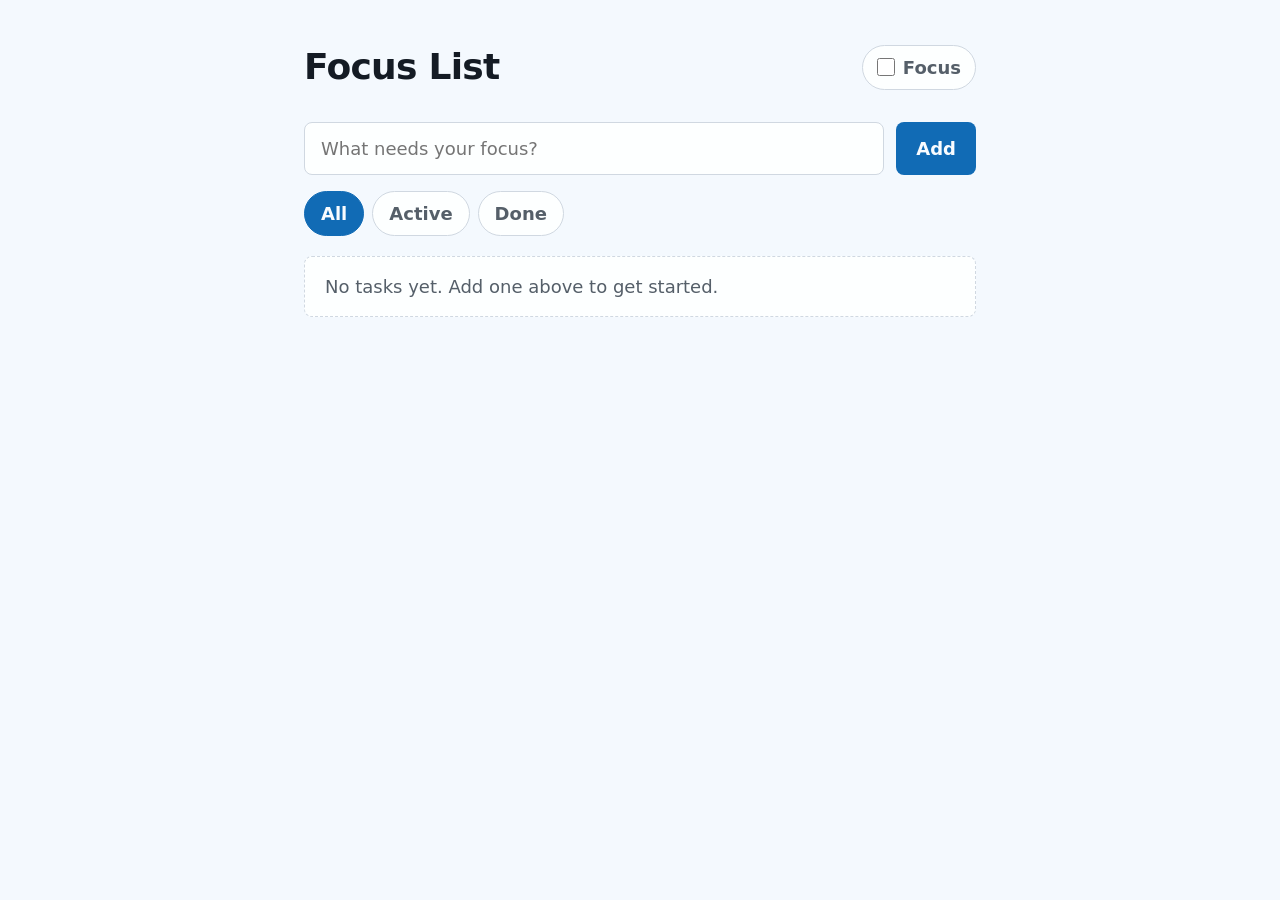
<file: demo/focus-list/index.html>
<!DOCTYPE html>
<html lang="en">
  <head>
    <meta charset="UTF-8" />
    <meta name="viewport" content="width=device-width, initial-scale=1.0" />
    <title>Focus List</title>
    <link rel="stylesheet" href="styles.css" />
  </head>
  <body>
    <main class="app">
      <header class="header">
        <h1>Focus List</h1>
        <label class="focus-toggle">
          <input
            id="focus-toggle"
            class="focus-toggle-input"
            type="checkbox"
            role="switch"
            aria-label="Focus mode"
            aria-checked="false"
          />
          <span class="focus-toggle-label">Focus</span>
        </label>
      </header>

      <form class="task-form" id="task-form" autocomplete="off">
        <label class="sr-only" for="task-input">New task</label>
        <input
          id="task-input"
          class="task-input"
          type="text"
          placeholder="What needs your focus?"
          maxlength="200"
        />
        <button class="btn btn-primary" type="submit">Add</button>
      </form>

      <div class="filter-tabs" role="tablist" aria-label="Filter tasks">
        <button
          class="filter-tab is-active"
          type="button"
          role="tab"
          id="filter-all"
          data-filter="all"
          aria-selected="true"
          aria-controls="task-list"
        >
          All
        </button>
        <button
          class="filter-tab"
          type="button"
          role="tab"
          id="filter-active"
          data-filter="active"
          aria-selected="false"
          aria-controls="task-list"
        >
          Active
        </button>
        <button
          class="filter-tab"
          type="button"
          role="tab"
          id="filter-done"
          data-filter="done"
          aria-selected="false"
          aria-controls="task-list"
        >
          Done
        </button>
      </div>

      <p class="empty-state" id="empty-state" hidden>
        No tasks yet. Add one above to get started.
      </p>

      <ul class="task-list" id="task-list" aria-live="polite"></ul>
    </main>

    <script src="app.js"></script>
  </body>
</html>
</file>
<file: demo/focus-list/styles.css>
:root {
  color-scheme: light;
  --bg: oklch(0.98 0.008 250);
  --surface: oklch(1 0.004 250);
  --text: oklch(0.22 0.02 250);
  --text-muted: oklch(0.48 0.02 250);
  --border: oklch(0.88 0.015 250);
  --accent: oklch(0.52 0.14 250);
  --accent-text: oklch(0.99 0.005 250);
  --danger: oklch(0.55 0.16 25);
  --done: oklch(0.62 0.02 250);
}

*,
*::before,
*::after {
  box-sizing: border-box;
}

body {
  margin: 0;
  min-height: 100vh;
  font-family: system-ui, -apple-system, "Segoe UI", sans-serif;
  font-size: 1.125rem;
  line-height: 1.5;
  color: var(--text);
  background: var(--bg);
}

.app {
  width: min(42rem, 100% - 2rem);
  margin: 0 auto;
  padding: 2.5rem 0 4rem;
}

.header {
  display: flex;
  align-items: center;
  justify-content: space-between;
  gap: 1rem;
  margin-bottom: 1.75rem;
}

.header h1 {
  margin: 0;
  font-size: clamp(1.75rem, 4vw, 2.25rem);
  font-weight: 700;
  letter-spacing: -0.02em;
}

.focus-toggle {
  display: inline-flex;
  align-items: center;
  gap: 0.5rem;
  padding: 0.5rem 0.875rem;
  font-weight: 600;
  color: var(--text-muted);
  background: var(--surface);
  border: 1px solid var(--border);
  border-radius: 999px;
  cursor: pointer;
  user-select: none;
}

.focus-toggle:has(.focus-toggle-input:checked) {
  color: var(--accent-text);
  background: var(--accent);
  border-color: var(--accent);
}

.focus-toggle-input {
  width: 1.125rem;
  height: 1.125rem;
  margin: 0;
  accent-color: var(--accent-text);
  cursor: pointer;
}

.focus-toggle-label {
  font: inherit;
}

.focus-toggle:focus-within {
  outline: 2px solid var(--accent);
  outline-offset: 2px;
}

.task-form {
  display: flex;
  gap: 0.75rem;
  margin-bottom: 1rem;
}

.filter-tabs {
  display: flex;
  gap: 0.5rem;
  margin-bottom: 1.25rem;
}

.filter-tab {
  padding: 0.5rem 1rem;
  font: inherit;
  font-weight: 600;
  color: var(--text-muted);
  background: var(--surface);
  border: 1px solid var(--border);
  border-radius: 999px;
  cursor: pointer;
}

.filter-tab:hover {
  color: var(--text);
}

.filter-tab.is-active {
  color: var(--accent-text);
  background: var(--accent);
  border-color: var(--accent);
}

.filter-tab:focus-visible {
  outline: 2px solid var(--accent);
  outline-offset: 2px;
}

.task-input {
  flex: 1;
  min-width: 0;
  padding: 0.75rem 1rem;
  font: inherit;
  color: var(--text);
  background: var(--surface);
  border: 1px solid var(--border);
  border-radius: 0.5rem;
}

.task-input:focus {
  outline: 2px solid var(--accent);
  outline-offset: 2px;
}

.btn {
  padding: 0.75rem 1.25rem;
  font: inherit;
  font-weight: 600;
  border: none;
  border-radius: 0.5rem;
  cursor: pointer;
}

.btn-primary {
  color: var(--accent-text);
  background: var(--accent);
}

.btn-primary:hover {
  filter: brightness(1.05);
}

.btn-ghost {
  color: var(--text-muted);
  background: transparent;
}

.btn-ghost:hover {
  color: var(--danger);
}

.empty-state {
  margin: 0 0 1rem;
  padding: 1rem 1.25rem;
  color: var(--text-muted);
  background: var(--surface);
  border: 1px dashed var(--border);
  border-radius: 0.5rem;
}

.task-list {
  list-style: none;
  margin: 0;
  padding: 0;
  display: flex;
  flex-direction: column;
  gap: 0.5rem;
}

.task-item {
  display: flex;
  align-items: center;
  gap: 0.75rem;
  padding: 0.875rem 1rem;
  background: var(--surface);
  border: 1px solid var(--border);
  border-radius: 0.5rem;
}

.task-item input[type="checkbox"] {
  width: 1.25rem;
  height: 1.25rem;
  accent-color: var(--accent);
  cursor: pointer;
}

.task-label {
  flex: 1;
  min-width: 0;
  word-break: break-word;
}

.task-item.is-done .task-label {
  color: var(--done);
  text-decoration: line-through;
}

.priority-select {
  flex-shrink: 0;
  padding: 0.375rem 0.625rem;
  font: inherit;
  font-weight: 600;
  font-size: 0.9375rem;
  color: var(--text);
  border: 1px solid var(--border);
  border-radius: 0.375rem;
  cursor: pointer;
}

.priority-select.priority-high {
  background: oklch(0.94 0.04 25);
}

.priority-select.priority-medium {
  background: oklch(0.95 0.03 85);
}

.priority-select.priority-low {
  background: oklch(0.96 0.02 250);
}

.priority-select:focus-visible {
  outline: 2px solid var(--accent);
  outline-offset: 2px;
}

.sr-only {
  position: absolute;
  width: 1px;
  height: 1px;
  padding: 0;
  margin: -1px;
  overflow: hidden;
  clip: rect(0, 0, 0, 0);
  white-space: nowrap;
  border: 0;
}
</file>
